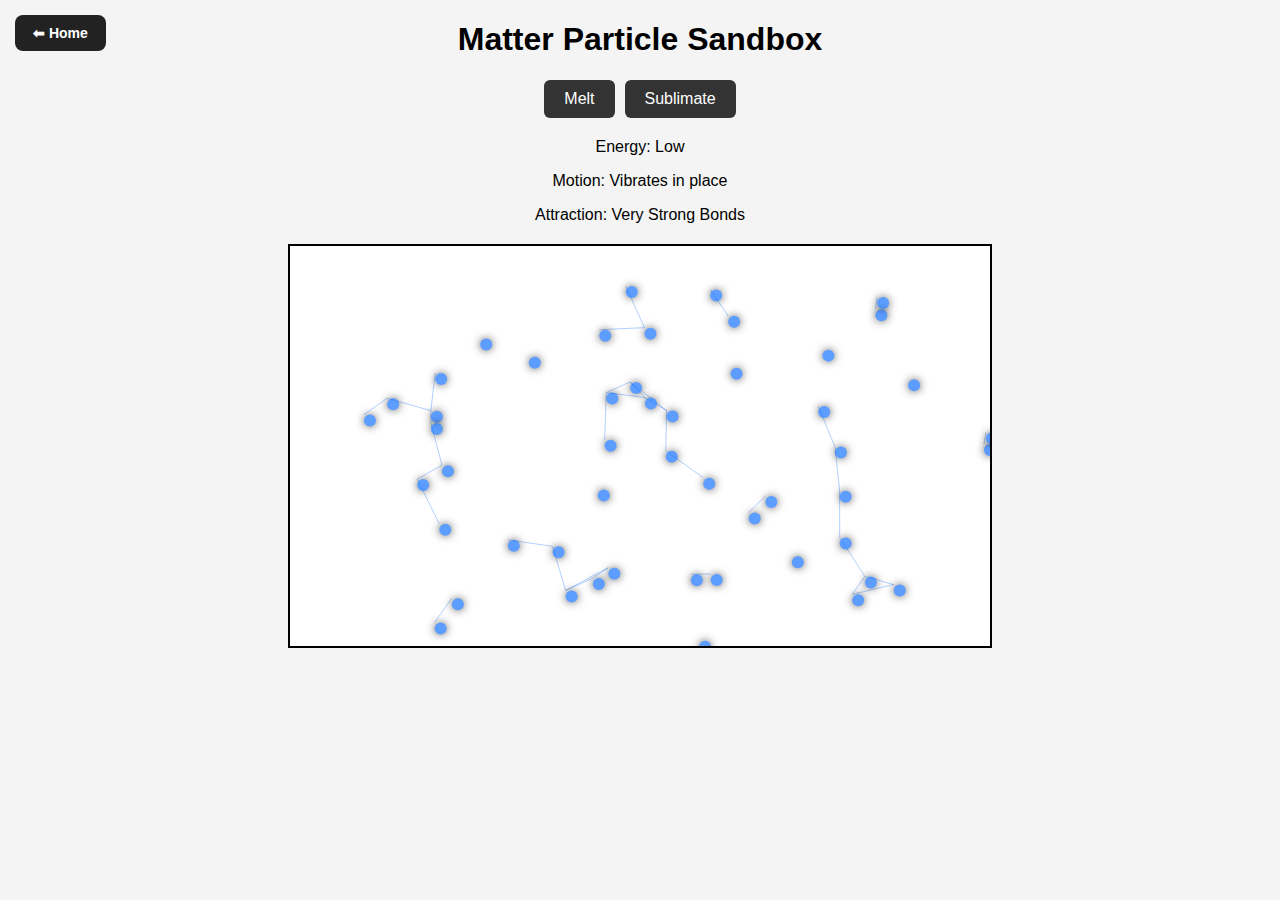
<file: index.html>
<!DOCTYPE html>
<html lang="en">
<head>
    <meta charset="UTF-8">
    <meta name="viewport" content="width=device-width, initial-scale=1.0">
    <title>Matter Particle Sandbox</title>
    <link rel="stylesheet" href="styles.css">
</head>
<body>
    <a href="https://koditra.github.io/about-me/" class="home-button">
    ⬅ Home
    </a>
    <h1>Matter Particle Sandbox</h1>
    <div class="controls">
        <button onclick="changeState('melting')">Melting (Solid → Liquid)</button>
        <button onclick="changeState('vaporization')">Vaporization (Liquid → Gas)</button>
        <button onclick="changeState('sublimation')">Sublimation (Solid → Gas)</button>
        <button onclick="changeState('condensation')">Condensation (Gas → Liquid)</button>
        <button onclick="changeState('freezing')">Freezing (Liquid → Solid)</button>
        <button onclick="changeState('deposition')">Deposition (Gas → Solid)</button>
        <button onclick="changeState('ionization')">Ionization (Gas → Plasma)</button>
        <button onclick="changeState('recombination')">Recombination (Plasma → Gas)</button>
    </div>

    <div class="info">
        <p id="energyInfo">Energy: Low</p>
        <p id="motionInfo">Motion: Vibrates in place</p>
        <p id="attractionInfo">Attraction: Very Strong Bonds</p>

    </div>

    <div class="container" id="container">
        <!-- Particles will be rendered here -->
        <div id="maskCircle" class="hidden" aria-hidden="true"></div>
        <div id="magnifier" class="hidden" aria-hidden="true">
            <div id="magnifier-inner"></div>
        </div>
    </div>

    <script src="scripts.js"></script>
</body>
</html>
</file>
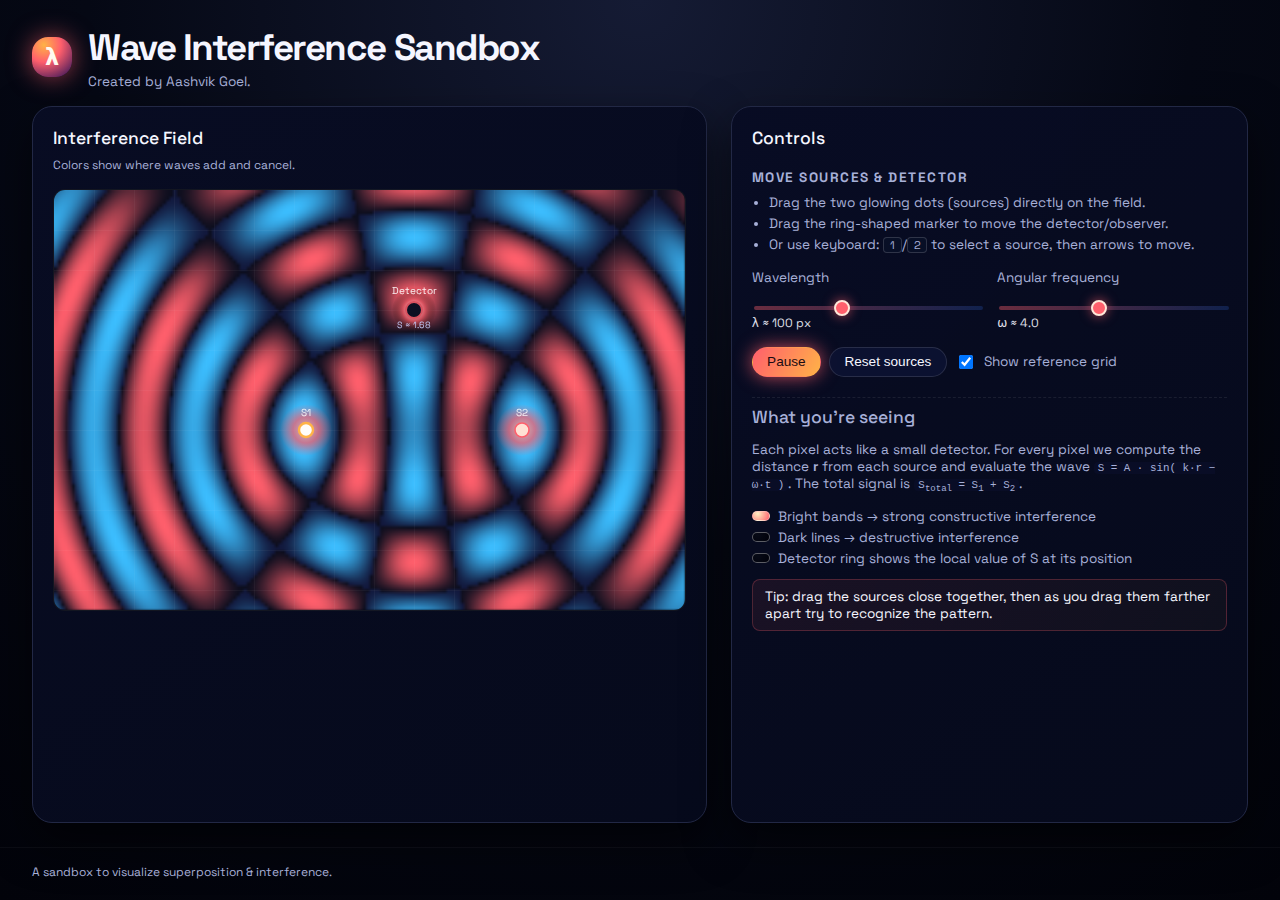
<file: index (4).html>
﻿<!DOCTYPE html>
<html lang="en">
  <head>
    <meta charset="UTF-8" />
    <meta name="viewport" content="width=device-width, initial-scale=1" />
    <title>Wave Interference Sandbox</title>
    <link rel="stylesheet" href="style.css" />
    <link rel="preconnect" href="https://fonts.googleapis.com" />
    <link rel="preconnect" href="https://fonts.gstatic.com" crossorigin />
    <link
      href="https://fonts.googleapis.com/css2?family=Space+Grotesk:wght@400;500;700&display=swap"
      rel="stylesheet"
    />
  </head>
  <body>
    <!-- SECTION: Header -->
    <header class="app-header">
      <div class="branding">
        <div class="logo-mark">λ</div>
        <div class="title-block">
          <h1 class="app-title">Wave Interference Sandbox</h1>
          <p class="app-tagline">Created by Aashvik Goel.</p>
        </div>
      </div>
    </header>


    <!-- SECTION: Main Layout -->
    <main class="app-main">
      <!-- SECTION: Visualization -->
      <section class="panel panel-visual" aria-label="Wave interference visualization">
        <div class="canvas-header">
          <h2 class="panel-title">Interference Field</h2>
          <p class="panel-subtitle">Colors show where waves add and cancel.</p>
        </div>
        <div class="canvas-wrapper">
          <canvas id="waveCanvas" width="720" height="480" aria-hidden="true"></canvas>
          <!-- Source markers rendered via canvas; fallback description: -->
          <p class="canvas-fallback">
            Interactive 2D field where color encodes the total wave amplitude from two sources.
          </p>
        </div>
      </section>


      <!-- SECTION: Controls & Explanation -->
      <section class="panel panel-controls" aria-label="Controls and explanation">
        <div class="controls-group">
          <h2 class="panel-title">Controls</h2>
          <div class="control-row">
            <div class="control-column">
              <h3 class="control-label">Move sources & detector</h3>
              <ul class="control-hints">
                <li>Drag the two glowing dots (sources) directly on the field.</li>
                <li>Drag the ring-shaped marker to move the detector/observer.</li>
                <li>Or use keyboard: <span class="key">1</span>/<span class="key">2</span> to select a source, then arrows to move.</li>
              </ul>
            </div>
          </div>


          <div class="control-row sliders-row">
            <div class="control-column">
              <label class="slider-label" for="wavelength">Wavelength</label>
              <input
                id="wavelength"
                type="range"
                min="40"
                max="200"
                value="100"
              />
              <div class="slider-value" id="wavelengthValue">λ ≈ 100 px</div>
            </div>
            <div class="control-column">
              <label class="slider-label" for="frequency">Angular frequency</label>
              <input
                id="frequency"
                type="range"
                min="1"
                max="8"
                value="4"
              />
              <div class="slider-value" id="frequencyValue">ω ≈ 4</div>
            </div>
          </div>


          <div class="control-row">
            <div class="control-column toggles">
              <button id="pauseBtn" class="btn primary" type="button">Pause</button>
              <button id="resetBtn" class="btn ghost" type="button">Reset sources</button>
              <label class="checkbox">
                <input id="showGrid" type="checkbox" checked />
                <span>Show reference grid</span>
              </label>
            </div>
          </div>
        </div>


        <div class="explanation">
          <h2 class="panel-title">What you're seeing</h2>
          <p>
            Each pixel acts like a small detector. For every pixel we compute the distance
            <strong>r</strong> from each source and evaluate the wave
            <code>S = A · sin( k·r − ω·t )</code>. The total signal is
            <code>S<sub>total</sub> = S<sub>1</sub> + S<sub>2</sub></code>.
          </p>
          <ul class="legend">
            <li><span class="chip chip-high"></span>Bright bands → strong constructive interference</li>
            <li><span class="chip chip-low"></span>Dark lines → destructive interference</li>
            <li><span class="chip chip-low"></span>Detector ring shows the local value of S at its position</li>
          </ul>
          <p class="tip">
            Tip: drag the sources close together, then as you drag them farther apart try to recognize the pattern.
          </p>
        </div>
      </section>
    </main>


    <footer class="app-footer">
      <span>A sandbox to visualize superposition & interference.</span>
    </footer>


    <script src="script.js"></script>
  </body>
</html>
</file>
<file: styles.css>
body {
    font-family: Arial, sans-serif;
    margin: 0;
    padding: 0;
    background-color: #f4f4f4;
    text-align: center;
}

.controls {
    display: flex;
    justify-content: center;
    flex-wrap: wrap;
    margin: 20px 0;
    gap: 10px;
}

button {
    padding: 10px 20px;
    cursor: pointer;
    border: none;
    background: #333;
    font-size: 16px;
    color: #fff;
    border-radius: 6px;
    transition: 0.3s ease;
}

button:hover {
    background: #555;
    transform: translateY(-2px);
}

.container { /* the box where the particles will be */
    width: 700px;
    height: 400px;
    margin: 20px auto;
    border: 2px solid black;
    position: relative; 
    overflow: hidden;
    background: white;
}

.particle {
    width: 12px;       /* small circle particle */
    height: 12px;
    border-radius: 50%;
    position: absolute; /* so that the particles can actually move */
    background: blue;   /*color for the solids*/
    transition: background 0.5s ease; /* to have a smoother color transition */
    box-shadow: 0 0 8px currentColor; /* to make the particles glow b/c why not*/
}

#connectionSVG {
    position: absolute;
    top: 0;
    left: 0;
    width: 100%;
    height: 100%;
    pointer-events: none;
}

/* Magnifier styles */
#magnifier {
    position: absolute;
    width: 160px;
    height: 160px;
    border-radius: 50%;
    overflow: hidden;
    pointer-events: none;
    border: 2px solid rgba(255,255,255,0.35);
    box-shadow: 0 6px 18px rgba(0,0,0,0.35);
    transform: translate(-50%, -50%);
    background: rgba(255,255,255,0.02);
    z-index: 30; /* above mask */
}

#magnifier-inner {
    position: absolute;
    top: 0;
    left: 0;
    transform-origin: 0 0;
}

.hidden {
    display: none;
}

.magnified {
    box-shadow: 0 0 6px rgba(0,0,0,0.35), 0 0 8px currentColor;
    outline: 1px solid rgba(255,255,255,0.85);
    outline-offset: -1px;
    transform-origin: center;
    transform: scale(0.85);
    pointer-events: none;
}

/* Mask circle that covers original particles under the magnifier */
#maskCircle {
    position: absolute;
    width: 160px;
    height: 160px;
    border-radius: 50%;
    background: white; /* match container background */
    pointer-events: none;
    z-index: 20; /* below magnifier but above originals */
    transform: translate(-50%, -50%);
}

.home-button {
    position: fixed;       /* stays in place */
    top: 15px;
    left: 15px;
    padding: 10px 18px;
    background: #222;
    color: white;
    text-decoration: none;
    border-radius: 8px;
    font-size: 14px;
    font-weight: 600;
    z-index: 1000;         /* above everything */
    transition: 0.3s ease;
}

.home-button:hover {
    background: #444;
    transform: translateY(-2px);
}
</file>
<file: style.css>
/* SECTION: Design tokens */
:root {
  /* Color palette */
  --color-bg: #050814;
  --color-surface: #0b1022;
  --color-surface-soft: #101731;
  --color-border-subtle: #222845;
  --color-text: #f5f6ff;
  --color-text-muted: #a7b0d8;
  --color-accent: #ff5f6c;
  --color-accent-soft: rgba(255, 95, 108, 0.18);
  --color-accent-strong: #ffb347;
  --color-chip-high: #ffefc2;
  --color-chip-low: #050814;

  /* Wave gradient colors (for legend & possible UI usage) */
  --color-wave-negative: #0a2342;
  --color-wave-zero: #050814;
  --color-wave-positive: #ff5f6c;

  /* Shadows & borders */
  --shadow-soft: 0 18px 45px rgba(0, 0, 0, 0.55);
  --radius-lg: 20px;
  --radius-md: 12px;
  --radius-pill: 999px;

  /* Typography */
  --font-sans: "Space Grotesk", system-ui, -apple-system, BlinkMacSystemFont,
    "Segoe UI", sans-serif;
  --font-size-xs: 0.75rem;
  --font-size-sm: 0.85rem;
  --font-size-base: 0.95rem;
  --font-size-lg: 1.1rem;
  --font-size-xl: 1.7rem;
  --font-size-xxl: 2.3rem;

  --font-weight-regular: 400;
  --font-weight-medium: 500;
  --font-weight-bold: 700;

  /* Spacing */
  --space-2: 0.25rem;
  --space-4: 0.5rem;
  --space-6: 0.75rem;
  --space-8: 1rem;
  --space-10: 1.25rem;
  --space-12: 1.5rem;
  --space-16: 2rem;

  /* Motion */
  --transition-fast: 0.16s ease-out;
  --transition-med: 0.22s ease-out;
}

/* SECTION: Global layout */
*,
*::before,
*::after {
  box-sizing: border-box;
}

html,
body {
  margin: 0;
  padding: 0;
}

body {
  min-height: 100vh;
  font-family: var(--font-sans);
  background: radial-gradient(circle at top, #151b34 0, #050814 50%, #02030a 100%);
  color: var(--color-text);
  display: flex;
  flex-direction: column;
}

code {
  font-family: "SF Mono", ui-monospace, Menlo, Monaco, Consolas, "Liberation Mono",
    "Courier New", monospace;
  background: rgba(10, 14, 40, 0.8);
  padding: 0 var(--space-2);
  border-radius: 4px;
  font-size: 0.8em;
}

.app-header {
  padding: var(--space-12) var(--space-16) var(--space-8);
}

.app-main {
  flex: 1;
  padding: 0 var(--space-16) var(--space-12);
  display: grid;
  grid-template-columns: minmax(0, 3fr) minmax(0, 2.3fr);
  gap: var(--space-12);
}

.app-footer {
  padding: var(--space-8) var(--space-16) var(--space-10);
  border-top: 1px solid rgba(255, 255, 255, 0.04);
  font-size: var(--font-size-xs);
  color: var(--color-text-muted);
}

/* SECTION: Header */
.branding {
  display: flex;
  align-items: center;
  gap: var(--space-8);
}

.logo-mark {
  width: 40px;
  height: 40px;
  border-radius: 16px;
  background: radial-gradient(circle at 30% 20%, #ffb347, #ff5f6c 40%, #4b1d5b 90%);
  display: flex;
  align-items: center;
  justify-content: center;
  color: #fffaf0;
  font-size: 1.4rem;
  font-weight: var(--font-weight-bold);
  box-shadow: 0 0 25px rgba(255, 95, 108, 0.6);
}

.app-title {
  margin: 0 0 2px;
  font-size: var(--font-size-xxl);
  letter-spacing: -0.04em;
}

.app-tagline {
  margin: 0;
  color: var(--color-text-muted);
  font-size: var(--font-size-sm);
}

/* SECTION: Panels */
.panel {
  background: linear-gradient(145deg, rgba(8, 12, 35, 0.98), rgba(6, 10, 28, 0.98));
  border-radius: var(--radius-lg);
  border: 1px solid var(--color-border-subtle);
  box-shadow: var(--shadow-soft);
  padding: var(--space-10);
}

.panel-visual {
  display: flex;
  flex-direction: column;
}

.panel-controls {
  display: flex;
  flex-direction: column;
  gap: var(--space-10);
}

.panel-title {
  margin: 0 0 var(--space-2);
  font-size: var(--font-size-lg);
  font-weight: var(--font-weight-medium);
}

.panel-subtitle {
  margin: 0;
  color: var(--color-text-muted);
  font-size: var(--font-size-xs);
}

.canvas-header {
  display: flex;
  flex-direction: column;
  gap: var(--space-2);
  margin-bottom: var(--space-8);
}

.canvas-wrapper {
  position: relative;
  border-radius: var(--radius-md);
  overflow: hidden;
  border: 1px solid rgba(255, 255, 255, 0.06);
  background: radial-gradient(circle at center, #141b3a 0, #050814 60%);
}

#waveCanvas {
  display: block;
  width: 100%;
  height: auto;
  background: transparent;
  cursor: crosshair;
}

.canvas-fallback {
  display: none;
}

/* SECTION: Controls */
.controls-group {
  display: flex;
  flex-direction: column;
  gap: var(--space-8);
}

.control-row {
  display: flex;
  flex-wrap: wrap;
  gap: var(--space-8);
}

.control-column {
  flex: 1;
  min-width: 180px;
}

.control-label {
  margin: 0 0 var(--space-4);
  font-size: var(--font-size-sm);
  text-transform: uppercase;
  letter-spacing: 0.11em;
  color: var(--color-text-muted);
}

.control-hints {
  margin: 0;
  padding-left: 1.1rem;
  color: var(--color-text-muted);
  font-size: var(--font-size-sm);
}

.control-hints li + li {
  margin-top: var(--space-2);
}

.key {
  display: inline-flex;
  align-items: center;
  justify-content: center;
  min-width: 1.2rem;
  padding: 0 var(--space-2);
  border-radius: 4px;
  background: rgba(9, 15, 39, 0.9);
  border: 1px solid rgba(255, 255, 255, 0.16);
  font-size: 0.7rem;
}

.sliders-row {
  align-items: flex-end;
}

.slider-label {
  display: flex;
  align-items: center;
  justify-content: space-between;
  gap: var(--space-4);
  margin-bottom: var(--space-4);
  font-size: var(--font-size-sm);
  color: var(--color-text-muted);
}

.slider-value {
  font-size: var(--font-size-xs);
  color: var(--color-text);
  opacity: 0.9;
}

input[type="range"] {
  width: 100%;
  -webkit-appearance: none;
  height: 4px;
  border-radius: 999px;
  background: linear-gradient(90deg, rgba(255, 95, 108, 0.4), rgba(53, 121, 255, 0.2));
  outline: none;
}

input[type="range"]::-webkit-slider-thumb {
  -webkit-appearance: none;
  appearance: none;
  width: 16px;
  height: 16px;
  border-radius: 50%;
  background: #ff5f6c;
  border: 2px solid #ffe7d9;
  box-shadow: 0 0 12px rgba(255, 95, 108, 0.7);
  cursor: pointer;
  transition: transform var(--transition-fast), box-shadow var(--transition-fast);
}

input[type="range"]::-webkit-slider-thumb:hover {
  transform: scale(1.05);
  box-shadow: 0 0 18px rgba(255, 95, 108, 0.8);
}

input[type="range"]::-moz-range-track {
  height: 4px;
  border-radius: 999px;
  background: linear-gradient(90deg, rgba(255, 95, 108, 0.4), rgba(53, 121, 255, 0.2));
}

input[type="range"]::-moz-range-thumb {
  width: 16px;
  height: 16px;
  border-radius: 50%;
  background: #ff5f6c;
  border: 2px solid #ffe7d9;
  box-shadow: 0 0 12px rgba(255, 95, 108, 0.7);
  cursor: pointer;
  transition: transform var(--transition-fast), box-shadow var(--transition-fast);
}

/* Buttons */
.btn {
  display: inline-flex;
  align-items: center;
  justify-content: center;
  padding: 0.4rem 0.9rem;
  border-radius: var(--radius-pill);
  border: 1px solid transparent;
  font-size: var(--font-size-sm);
  font-weight: var(--font-weight-medium);
  cursor: pointer;
  transition: background-color var(--transition-med),
    color var(--transition-med),
    border-color var(--transition-med),
    transform var(--transition-fast),
    box-shadow var(--transition-fast);
}

.btn.primary {
  background: linear-gradient(120deg, #ff5f6c, #ffb347);
  color: #1a0b12;
  box-shadow: 0 0 18px rgba(255, 95, 108, 0.75);
}

.btn.primary:hover {
  transform: translateY(-1px);
  box-shadow: 0 0 24px rgba(255, 95, 108, 0.95);
}

.btn.ghost {
  background: rgba(12, 18, 50, 0.9);
  border-color: rgba(255, 255, 255, 0.12);
  color: var(--color-text);
}

.btn.ghost:hover {
  background: rgba(16, 24, 65, 0.95);
}

.toggles {
  display: flex;
  flex-wrap: wrap;
  gap: var(--space-4);
  align-items: center;
}

.checkbox {
  display: inline-flex;
  align-items: center;
  gap: var(--space-4);
  font-size: var(--font-size-sm);
  color: var(--color-text-muted);
}

.checkbox input[type="checkbox"] {
  width: 14px;
  height: 14px;
  border-radius: 4px;
}

/* Explanation & legend */
.explanation {
  padding-top: var(--space-4);
  border-top: 1px dashed rgba(255, 255, 255, 0.08);
  font-size: var(--font-size-sm);
  color: var(--color-text-muted);
}

.legend {
  list-style: none;
  margin: var(--space-4) 0;
  padding: 0;
  display: flex;
  flex-direction: column;
  gap: var(--space-2);
}

.chip {
  display: inline-flex;
  width: 18px;
  height: 10px;
  border-radius: 999px;
  margin-right: var(--space-4);
  border: 1px solid rgba(255, 255, 255, 0.35);
}

.chip-high {
  background: radial-gradient(circle at 30% 20%, var(--color-chip-high), var(--color-accent));
}

.chip-low {
  background: radial-gradient(circle at 30% 20%, #070a16, #00010a);
}

.tip {
  margin-top: var(--space-6);
  padding: var(--space-4) var(--space-6);
  border-radius: 8px;
  background: linear-gradient(120deg, rgba(255, 95, 108, 0.08), rgba(255, 179, 71, 0.04));
  color: var(--color-text);
  border: 1px solid rgba(255, 95, 108, 0.25);
}

/* SECTION: Responsiveness */
@media (max-width: 900px) {
  .app-main {
    grid-template-columns: minmax(0, 1fr);
    padding: 0 var(--space-8) var(--space-10);
  }

  .app-header {
    padding: var(--space-10) var(--space-8) var(--space-6);
  }

  .panel {
    padding: var(--space-8);
  }

  .app-title {
    font-size: 1.8rem;
  }
}

@media (max-width: 600px) {
  .branding {
    align-items: flex-start;
  }

  .logo-mark {
    width: 34px;
    height: 34px;
    font-size: 1.1rem;
  }

  .control-row {
    flex-direction: column;
  }
}
</file>
